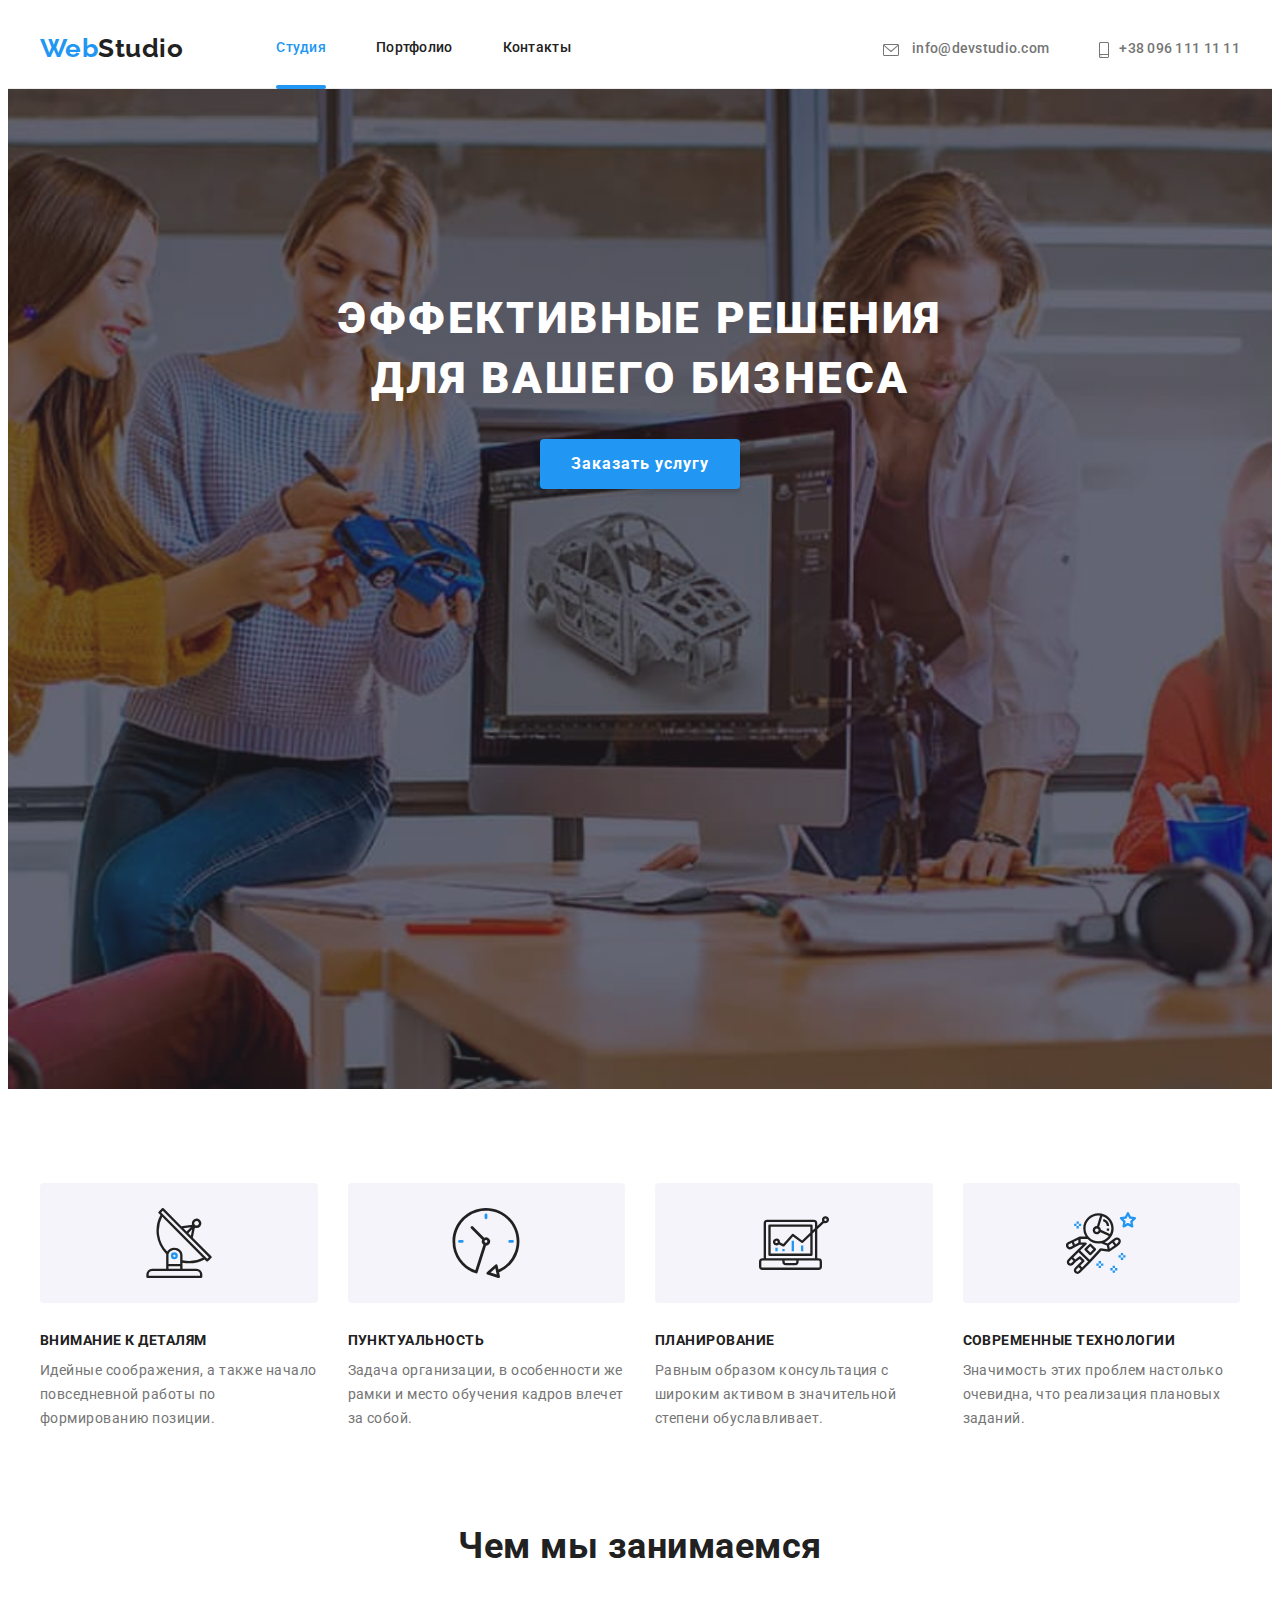
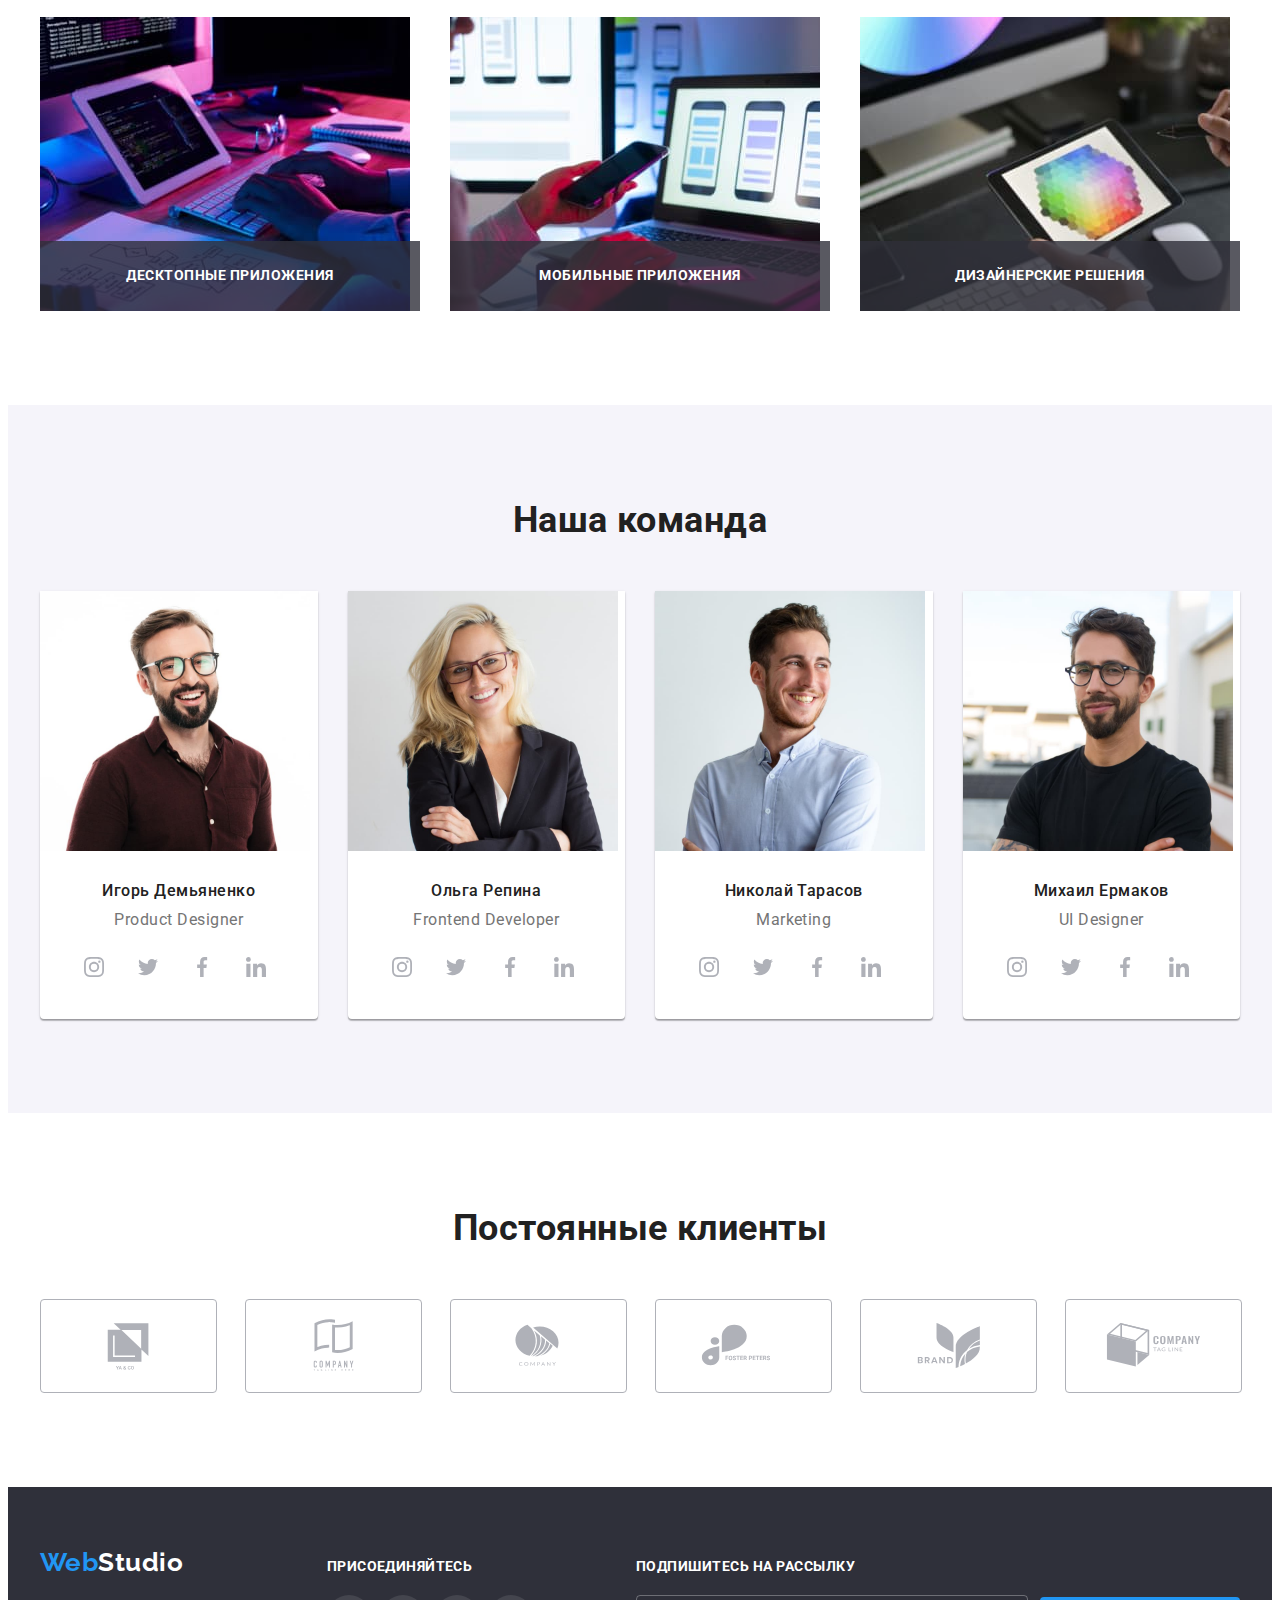
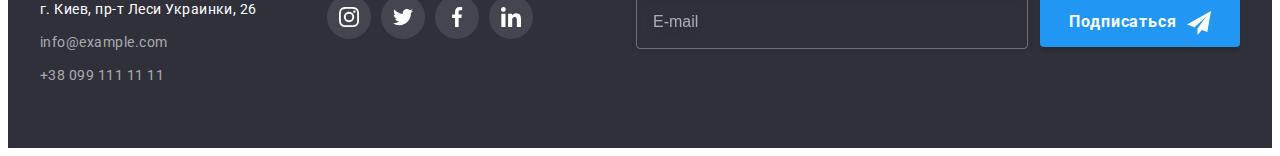
<file: index.html>
<!DOCTYPE html>
<html lang="ru">
  <head>
    <meta charset="UTF-8" />
    <meta name="description" content="Вебстудия, г. Киев" />
    <meta http-equiv="X-UA-Compatible" content="IE=edge" />
    <meta name="viewport" content="width=device-width, initial-scale=1.0" />
    <link
      href="https://fonts.googleapis.com/css2?family=Raleway:wght@700&family=Roboto:wght@400;500;700;900&display=swap"
      rel="stylesheet"
    />
    <link
      rel="stylesheet"
      href="https://cdnjs.cloudflare.com/ajax/libs/modern-normalize/1.1.0/modern-normalize.min.css"
      integrity="sha512-wpPYUAdjBVSE4KJnH1VR1HeZfpl1ub8YT/NKx4PuQ5NmX2tKuGu6U/JRp5y+Y8XG2tV+wKQpNHVUX03MfMFn9Q=="
      crossorigin="anonymous"
      referrerpolicy="no-referrer"
    />
    <link rel="stylesheet" href="./css/styles.css" />
    <title>Студия</title>
  </head>
  <body>
    <header class="page-header-border">
      <div class="page-header container">
        <nav class="site-nav">
          <a class="logo" href="./index.html" title="На главную" lang="en"
            ><span class="logo accent">Web</span>Studio</a
          >
          <ul class="site-nav-links list">
            <li class="item"><a class="site-nav-link current" href="./index.html">Студия</a></li>
            <li class="item"><a class="site-nav-link" href="./portfolio.html">Портфолио</a></li>
            <li class="item"><a class="site-nav-link" href="">Контакты</a></li>
          </ul>
        </nav>
        <ul class="contacts-header list">
          <li class="item">
            <a class="contacts-header-link" href="mailto:info@devstudio.com">
              <svg class="icon-contacts" width="16" height="12">
                <use href="./images/icons.svg#icon-envelope"></use>
              </svg>
              info@devstudio.com</a
            >
          </li>
          <li class="item">
            <a class="contacts-header-link" href="tel:+380961111111">
              <svg class="icon-contacts" width="10" height="16">
                <use href="./images/icons.svg#icon-smartphone"></use></svg
              >+38 096 111 11 11</a
            >
          </li>
        </ul>
      </div>
    </header>

    <main>
      <!-- hero section -->

      <section class="hero">
        <div class="container">
          <h1 class="hero-title">Эффективные решения<br />для вашего бизнеса</h1>
          <button class="blue-button" type="button" data-modal-open>Заказать услугу</button>
        </div>
      </section>

      <!-- modal form -->
      <div class="modal-backdrop is-hidden" data-modal>
        <div class="modal-form-container">
          <button class="close-button" title="Закрыть форму" data-modal-close>
            <svg class="icon-close" width="11" height="11">
              <use href="./images/icons.svg#icon-close"></use>
            </svg>
          </button>
          <p class="modal-form-title">Оставьте свои данные, мы вам перезвоним</p>
          <form class="modal-form" name="modal-form">
            <div class="modal-form-field">
              <label class="modal-form-label" for="user-name">Имя</label>
              <input
                class="modal-form-input"
                type="text"
                name="user-name"
                id="user-name"
                autocomplete="name"
              />
              <svg class="icon-form" width="18" height="18">
                <use href="./images/icons.svg#icon-person"></use>
              </svg>
            </div>
            <div class="modal-form-field">
              <label class="modal-form-label" for="user-tel">Телефон</label>
              <input
                class="modal-form-input"
                type="tel"
                name="user-tel"
                id="user-tel"
                autocomplete="tel"
              />
              <svg class="icon-form" width="18" height="18">
                <use href="./images/icons.svg#icon-phone"></use>
              </svg>
            </div>
            <div class="modal-form-field">
              <label class="modal-form-label" for="user-email">Почта</label>
              <input
                class="modal-form-input"
                type="email"
                name="user-email"
                id="user-email"
                autocomplete="email"
              />
              <svg class="icon-form" width="18" height="18">
                <use href="./images/icons.svg#icon-email"></use>
              </svg>
            </div>
            <div class="modal-form-field textarea">
              <label class="modal-form-label" for="user-comment">Комментарий</label>
              <textarea
                class="modal-form-input modal-form-input-text"
                name="user-comment"
                id="user-comment"
                autocomplete="off"
                placeholder="Введите текст"
              ></textarea>
            </div>
            <div class="modal-form-field agreement">
              <label class="modal-form-label-agreement">
                <input
                  class="modal-form-input-checkbox hidden"
                  type="checkbox"
                  name="user-agreement"
                />
                <span class="checkbox-icon">
                  <svg class="icon-checked" width="13" height="10">
                    <use href="./images/icons.svg#icon-checked"></use></svg></span
                >Соглашаюсь с рассылкой и принимаю<a class="agreement-link" target="blank" href="#">
                  Условия договора</a
                >
              </label>
            </div>
            <button class="blue-button" type="submit">Отправить</button>
          </form>
        </div>
      </div>

      <!-- features section -->

      <section class="section">
        <div class="container">
          <ul class="features-cards list">
            <li class="features-card">
              <div class="icon-features-block">
                <svg width="70" height="70">
                  <use href="./images/icons.svg#icon-antenna"></use>
                </svg>
              </div>
              <h3 class="features-title">Внимание к деталям</h3>
              <p class="features-text">
                Идейные соображения, а также начало повседневной работы по формированию позиции.
              </p>
            </li>
            <li class="features-card">
              <div class="icon-features-block">
                <svg width="70" height="70">
                  <use href="./images/icons.svg#icon-clock"></use>
                </svg>
              </div>
              <h3 class="features-title">Пунктуальность</h3>
              <p class="features-text">
                Задача организации, в особенности же рамки и место обучения кадров влечет за собой.
              </p>
            </li>
            <li class="features-card">
              <div class="icon-features-block">
                <svg width="70" height="70">
                  <use href="./images/icons.svg#icon-diagram"></use>
                </svg>
              </div>
              <h3 class="features-title">Планирование</h3>
              <p class="features-text">
                Равным образом консультация с широким активом в значительной степени обуславливает.
              </p>
            </li>
            <li class="features-card">
              <div class="icon-features-block">
                <svg width="70" height="70">
                  <use href="./images/icons.svg#icon-astronaut"></use>
                </svg>
              </div>
              <h3 class="features-title">Современные технологии</h3>
              <p class="features-text">
                Значимость этих проблем настолько очевидна, что реализация плановых заданий.
              </p>
            </li>
          </ul>
        </div>
      </section>

      <!-- specialisation section -->

      <section class="section no-padding-top">
        <div class="container">
          <h2 class="section-title">Чем мы занимаемся</h2>
          <ul class="specialisation-list list">
            <li class="item">
              <img
                src="./images/specialisation_01.jpg"
                alt="монитор, клавиатура и планшет на столе"
                width="370"
                height="294"
              />
              <div class="specialisation-text-container">
                <p class="specialisation-text">Десктопные приложения</p>
              </div>
            </li>
            <li class="item">
              <img
                src="./images/specialisation_02.jpg"
                alt="монитор, ноутбук и смартфон на столе"
                width="370"
              />
              <div class="specialisation-text-container">
                <p class="specialisation-text">Мобильные приложения</p>
              </div>
            </li>
            <li class="item">
              <img
                src="./images/specialisation_03.jpg"
                alt="монитор, клавиатура на столе и планшет в руках"
                width="370"
              />
              <div class="specialisation-text-container">
                <p class="specialisation-text">Дизайнерские решения</p>
              </div>
            </li>
          </ul>
        </div>
      </section>

      <!-- our team section -->

      <section class="section team">
        <div class="container">
          <h2 class="section-title">Наша команда</h2>
          <ul class="team-cards list">
            <li class="team-card">
              <img
                src="./images/team_demyanenko.jpg"
                alt="Игорь Демьяненко"
                width="270"
                height="260"
              />
              <div class="team-card-content">
                <h3 class="team-member-title">Игорь Демьяненко</h3>
                <p class="team-text" lang="en">Product Designer</p>
                <ul class="social-links-list list">
                  <li class="item">
                    <a href="#" class="social-links" aria-label="Instagram">
                      <svg class="icon-social" width="20" height="20">
                        <use href="./images/icons.svg#icon-instagram"></use>
                      </svg>
                    </a>
                  </li>
                  <li class="item">
                    <a href="#" class="social-links" aria-label="Twitter">
                      <svg class="icon-social" width="20" height="20">
                        <use href="./images/icons.svg#icon-twitter"></use>
                      </svg>
                    </a>
                  </li>
                  <li class="item">
                    <a href="#" class="social-links" aria-label="Facebook">
                      <svg class="icon-social" width="20" height="20">
                        <use href="./images/icons.svg#icon-facebook"></use>
                      </svg>
                    </a>
                  </li>
                  <li class="item">
                    <a href="#" class="social-links" aria-label="LinkedIn">
                      <svg class="icon-social" width="20" height="20">
                        <use href="./images/icons.svg#icon-linkedin"></use>
                      </svg>
                    </a>
                  </li>
                </ul>
              </div>
            </li>
            <li class="team-card">
              <img src="./images/team_repina.jpg" alt="Ольга Репина" width="270" height="260" />
              <div class="team-card-content">
                <h3 class="team-member-title">Ольга Репина</h3>
                <p class="team-text" lang="en">Frontend Developer</p>
                <ul class="social-links-list list">
                  <li class="item">
                    <a href="#" class="social-links" aria-label="Instagram">
                      <svg class="icon-social" width="20" height="20">
                        <use href="./images/icons.svg#icon-instagram"></use>
                      </svg>
                    </a>
                  </li>
                  <li class="item">
                    <a href="#" class="social-links" aria-label="Twitter">
                      <svg class="icon-social" width="20" height="20">
                        <use href="./images/icons.svg#icon-twitter"></use>
                      </svg>
                    </a>
                  </li>
                  <li class="item">
                    <a href="#" class="social-links" aria-label="Facebook">
                      <svg class="icon-social" width="20" height="20">
                        <use href="./images/icons.svg#icon-facebook"></use>
                      </svg>
                    </a>
                  </li>
                  <li class="item">
                    <a href="#" class="social-links" aria-label="LinkedIn">
                      <svg class="icon-social" width="20" height="20">
                        <use href="./images/icons.svg#icon-linkedin"></use>
                      </svg>
                    </a>
                  </li>
                </ul>
              </div>
            </li>
            <li class="team-card">
              <img src="./images/team_tarasov.jpg" alt="Николай Тарасов" width="270" height="260" />
              <div class="team-card-content">
                <h3 class="team-member-title">Николай Тарасов</h3>
                <p class="team-text" lang="en">Marketing</p>
                <ul class="social-links-list list">
                  <li class="item">
                    <a href="#" class="social-links" aria-label="Instagram">
                      <svg class="icon-social" width="20" height="20">
                        <use href="./images/icons.svg#icon-instagram"></use>
                      </svg>
                    </a>
                  </li>
                  <li class="item">
                    <a href="#" class="social-links" aria-label="Twitter">
                      <svg class="icon-social" width="20" height="20">
                        <use href="./images/icons.svg#icon-twitter"></use>
                      </svg>
                    </a>
                  </li>
                  <li class="item">
                    <a href="#" class="social-links" aria-label="Facebook">
                      <svg class="icon-social" width="20" height="20">
                        <use href="./images/icons.svg#icon-facebook"></use>
                      </svg>
                    </a>
                  </li>
                  <li class="item">
                    <a href="#" class="social-links" aria-label="LinkedIn">
                      <svg class="icon-social" width="20" height="20">
                        <use href="./images/icons.svg#icon-linkedin"></use>
                      </svg>
                    </a>
                  </li>
                </ul>
              </div>
            </li>
            <li class="team-card">
              <img src="./images/team_yermakov.jpg" alt="Михаил Ермаков" width="270" height="260" />
              <div class="team-card-content">
                <h3 class="team-member-title">Михаил Ермаков</h3>
                <p class="team-text" lang="en">UI Designer</p>
                <ul class="social-links-list list">
                  <li class="item">
                    <a href="#" class="social-links" aria-label="Instagram">
                      <svg class="icon-social" width="20" height="20">
                        <use href="./images/icons.svg#icon-instagram"></use>
                      </svg>
                    </a>
                  </li>
                  <li class="item">
                    <a href="#" class="social-links" aria-label="Twitter">
                      <svg class="icon-social" width="20" height="20">
                        <use href="./images/icons.svg#icon-twitter"></use>
                      </svg>
                    </a>
                  </li>
                  <li class="item">
                    <a href="#" class="social-links" aria-label="Facebook">
                      <svg class="icon-social" width="20" height="20">
                        <use href="./images/icons.svg#icon-facebook"></use>
                      </svg>
                    </a>
                  </li>
                  <li class="item">
                    <a href="#" class="social-links" aria-label="LinkedIn">
                      <svg class="icon-social" width="20" height="20">
                        <use href="./images/icons.svg#icon-linkedin"></use>
                      </svg>
                    </a>
                  </li>
                </ul>
              </div>
            </li>
          </ul>
        </div>
      </section>

      <!-- clients -->

      <section class="section">
        <div class="container">
          <h2 class="section-title">Постоянные клиенты</h2>
          <ul class="clients list">
            <li class="item">
              <a href="#" class="clients-link" aria-label="Клиент 1">
                <svg class="icon-clients" width="106" height="60">
                  <use href="./images/icons.svg#icon-client-1"></use>
                </svg>
              </a>
            </li>
            <li class="item">
              <a href="#" class="clients-link" aria-label="Клиент 2">
                <svg class="icon-clients" width="106" height="60">
                  <use href="./images/icons.svg#icon-client-2"></use>
                </svg>
              </a>
            </li>
            <li class="item">
              <a href="#" class="clients-link" aria-label="Клиент 3">
                <svg class="icon-clients" width="106" height="60">
                  <use href="./images/icons.svg#icon-client-3"></use></svg
              ></a>
            </li>
            <li class="item">
              <a href="#" class="clients-link" aria-label="Клиент 4">
                <svg class="icon-clients" width="106" height="60">
                  <use href="./images/icons.svg#icon-client-4"></use>
                </svg>
              </a>
            </li>
            <li class="item">
              <a href="#" class="clients-link" aria-label="Клиент 5">
                <svg class="icon-clients" width="106" height="60">
                  <use href="./images/icons.svg#icon-client-5"></use>
                </svg>
              </a>
            </li>
            <li class="item">
              <a href="#" class="clients-link" aria-label="Клиент 6">
                <svg class="icon-clients" width="106" height="60">
                  <use href="./images/icons.svg#icon-client-6"></use>
                </svg>
              </a>
            </li>
          </ul>
        </div>
      </section>
    </main>

    <footer class="page-footer">
      <div class="container footer">
        <div>
          <a class="logo white" href="./index.html" title="На главную" lang="en"
            ><span class="logo accent">Web</span>Studio</a
          >
          <address>
            <ul class="list">
              <li class="footer-address">
                <a class="postal-address" href="">г. Киев, пр-т Леси Украинки, 26</a>
              </li>
              <li class="footer-address">
                <a class="contacts-footer" href="mailto:info@example.com">info@example.com</a>
              </li>
              <li class="footer-address">
                <a class="contacts-footer" href="tel:+380991111111">+38 099 111 11 11</a>
              </li>
            </ul>
          </address>
        </div>
        <div class="footer-social">
          <p class="footer-social-title">присоединяйтесь</p>
          <ul class="social-links-list list">
            <li class="item">
              <a href="#" class="social-links transparent-background" aria-label="Instagram">
                <svg class="icon-social" width="20" height="20">
                  <use href="./images/icons.svg#icon-instagram"></use>
                </svg>
              </a>
            </li>
            <li class="item">
              <a href="#" class="social-links transparent-background" aria-label="Twitter">
                <svg class="icon-social" width="20" height="20">
                  <use href="./images/icons.svg#icon-twitter"></use>
                </svg>
              </a>
            </li>
            <li class="item">
              <a href="#" class="social-links transparent-background" aria-label="Facebook">
                <svg class="icon-social" width="20" height="20">
                  <use href="./images/icons.svg#icon-facebook"></use>
                </svg>
              </a>
            </li>
            <li class="item">
              <a href="#" class="social-links transparent-background" aria-label="LinkedIn">
                <svg class="icon-social" width="20" height="20">
                  <use href="./images/icons.svg#icon-linkedin"></use>
                </svg>
              </a>
            </li>
          </ul>
        </div>
        <div class="email-subscription-container">
          <p class="email-subscription-title">Подпишитесь на рассылку</p>
          <form class="form-email-subscription-input" name="form-email-input">
            <label for="subscription-email"></label>
            <input
              class="email-subscription-input"
              name="email-subscription-input"
              type="email"
              placeholder="E-mail"
              id="subscription-email"
              autocomplete="email"
            />
            <button class="blue-button" type="submit">
              Подписаться<span class="subscription-icon-container">
                <svg class="subscription-icon" width="24" height="24">
                  <use href="./images/icons.svg#icon-send"></use>
                </svg>
              </span>
            </button>
          </form>
        </div>
      </div>
    </footer>

    <!-- modal script link -->

    <script src="./js/modal.js"></script>
  </body>
</html>
</file>
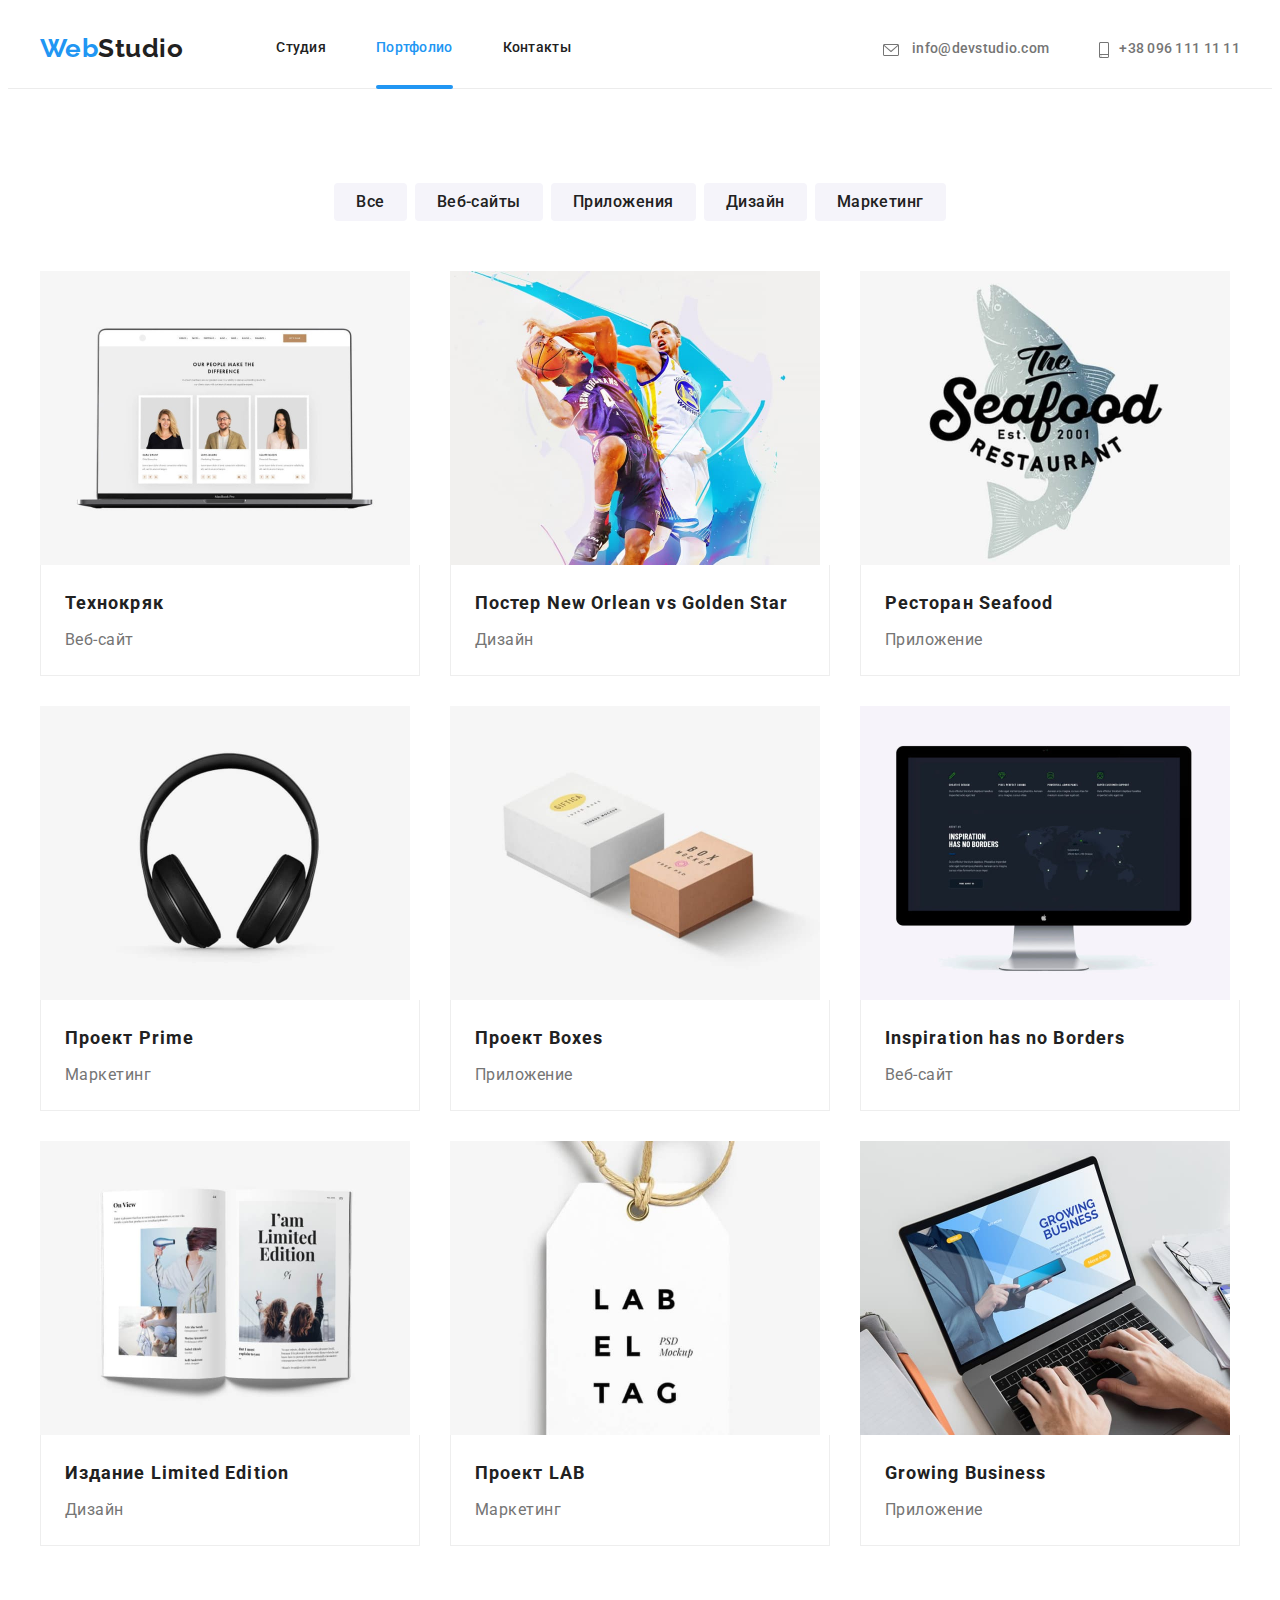
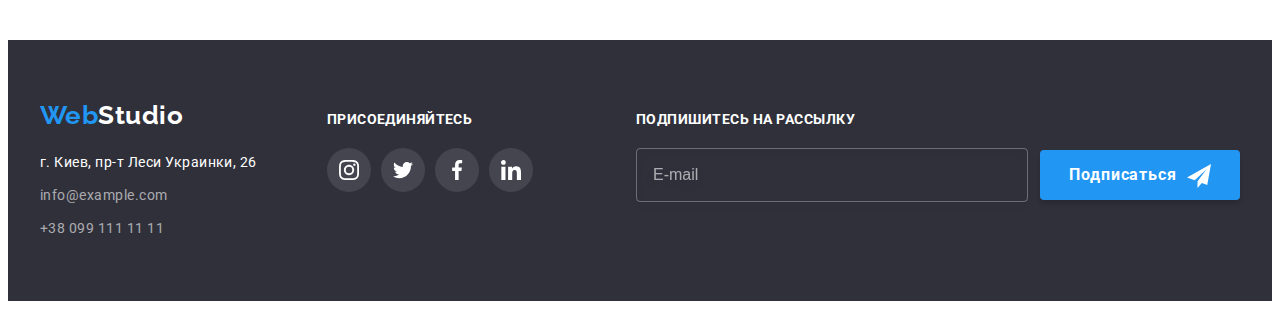
<file: portfolio.html>
<!DOCTYPE html>
<html lang="ru">
  <head>
    <meta charset="UTF-8" />
    <meta name="description" content="Портфолио вебстудии" />
    <meta http-equiv="X-UA-Compatible" content="IE=edge" />
    <meta name="viewport" content="width=device-width, initial-scale=1.0" />
    <link
      href="https://fonts.googleapis.com/css2?family=Raleway:wght@700&family=Roboto:wght@400;500;700;900&display=swap"
      rel="stylesheet"
    />
    <link
      rel="stylesheet"
      href="https://cdnjs.cloudflare.com/ajax/libs/modern-normalize/1.1.0/modern-normalize.min.css"
      integrity="sha512-wpPYUAdjBVSE4KJnH1VR1HeZfpl1ub8YT/NKx4PuQ5NmX2tKuGu6U/JRp5y+Y8XG2tV+wKQpNHVUX03MfMFn9Q=="
      crossorigin="anonymous"
      referrerpolicy="no-referrer"
    />
    <link rel="stylesheet" href="./css/styles.css" />
    <title>Портфолио</title>
  </head>
  <body>
    <header class="page-header-border">
      <div class="page-header container">
        <nav class="site-nav">
          <a class="logo" href="./index.html" title="На главную" lang="en"
            ><span class="logo accent">Web</span>Studio</a
          >
          <ul class="site-nav-links list">
            <li class="item"><a class="site-nav-link" href="./index.html">Студия</a></li>
            <li class="item">
              <a class="site-nav-link current" href="./portfolio.html">Портфолио</a>
            </li>
            <li class="item"><a class="site-nav-link" href="">Контакты</a></li>
          </ul>
        </nav>
        <ul class="contacts-header list">
          <li class="item">
            <a class="contacts-header-link" href="mailto:info@devstudio.com">
              <svg class="icon-contacts" width="16" height="12">
                <use href="./images/icons.svg#icon-envelope"></use>
              </svg>
              info@devstudio.com</a
            >
          </li>
          <li class="item">
            <a class="contacts-header-link" href="tel:+380961111111">
              <svg class="icon-contacts" width="10" height="16">
                <use href="./images/icons.svg#icon-smartphone"></use></svg
              >+38 096 111 11 11</a
            >
          </li>
        </ul>
      </div>
    </header>

    <main>
      <!-- work examples section-->

      <section class="section">
        <div class="container">
          <!-- Filter Buttons -->
          <ul class="filter-buttons list">
            <li class="item"><button class="filter-button" type="button">Все</button></li>
            <li class="item"><button class="filter-button" type="button">Веб-сайты</button></li>
            <li class="item"><button class="filter-button" type="button">Приложения</button></li>
            <li class="item"><button class="filter-button" type="button">Дизайн</button></li>
            <li class="item"><button class="filter-button" type="button">Маркетинг</button></li>
          </ul>

          <ul class="examples-cards list">
            <li class="examples-card">
              <a class="examples-link" href="">
                <div class="overlay-container">
                  <div class="overlay">
                    <p class="overlay-description">
                      Технокряк это современная площадка распространения коронавируса. Компании
                      используют эту платформу для цифрового шпионажа и атак на защищённые сервера
                      конкурентов.
                    </p>
                  </div>
                  <img
                    src="./images/portfolio_001.jpg"
                    alt="Веб-сайт на экране ноутбука"
                    width="370"
                    height="294"
                  />
                </div>
                <div class="examples-card-content">
                  <h2 class="examples-title">Технокряк</h2>
                  <p class="examples-text">Веб-сайт</p>
                </div>
              </a>
            </li>
            <li class="examples-card">
              <a class="examples-link" href="">
                <div class="overlay-container">
                  <div class="overlay">
                    <p class="overlay-description">
                      Технокряк это современная площадка распространения коронавируса. Компании
                      используют эту платформу для цифрового шпионажа и атак на защищённые сервера
                      конкурентов.
                    </p>
                  </div>
                  <img
                    src="./images/portfolio_002.jpg"
                    alt="Постер с двумя баскетболистами и мячом"
                    width="370"
                    height="294"
                  />
                </div>
                <div class="examples-card-content">
                  <h2 class="examples-title">Постер New Orlean vs Golden Star</h2>
                  <p class="examples-text">Дизайн</p>
                </div>
              </a>
            </li>
            <li class="examples-card">
              <a class="examples-link" href="">
                <div class="overlay-container">
                  <div class="overlay">
                    <p class="overlay-description">
                      Технокряк это современная площадка распространения коронавируса. Компании
                      используют эту платформу для цифрового шпионажа и атак на защищённые сервера
                      конкурентов.
                    </p>
                  </div>
                  <img
                    src="./images/portfolio_003.jpg"
                    alt="Логотип ресторана на фоне изображения рыбы"
                    width="370"
                    height="294"
                  />
                </div>
                <div class="examples-card-content">
                  <h2 class="examples-title">Ресторан Seafood</h2>
                  <p class="examples-text">Приложение</p>
                </div>
              </a>
            </li>
            <li class="examples-card">
              <a class="examples-link" href="">
                <div class="overlay-container">
                  <div class="overlay">
                    <p class="overlay-description">
                      Технокряк это современная площадка распространения коронавируса. Компании
                      используют эту платформу для цифрового шпионажа и атак на защищённые сервера
                      конкурентов.
                    </p>
                  </div>
                  <img
                    src="./images/portfolio_004.jpg"
                    alt="Большие чёрные наушники"
                    width="370"
                    height="294"
                  />
                </div>
                <div class="examples-card-content">
                  <h2 class="examples-title">Проект Prime</h2>
                  <p class="examples-text">Маркетинг</p>
                </div>
              </a>
            </li>
            <li class="examples-card">
              <a class="examples-link" href="">
                <div class="overlay-container">
                  <div class="overlay">
                    <p class="overlay-description">
                      Технокряк это современная площадка распространения коронавируса. Компании
                      используют эту платформу для цифрового шпионажа и атак на защищённые сервера
                      конкурентов.
                    </p>
                  </div>
                  <img
                    src="./images/portfolio_005.jpg"
                    alt="Две коробки - белая и коричневая"
                    width="370"
                    height="294"
                  />
                </div>
                <div class="examples-card-content">
                  <h2 class="examples-title">Проект Boxes</h2>
                  <p class="examples-text">Приложение</p>
                </div>
              </a>
            </li>
            <li class="examples-card">
              <a class="examples-link" href="">
                <div class="overlay-container">
                  <div class="overlay">
                    <p class="overlay-description">
                      Технокряк это современная площадка распространения коронавируса. Компании
                      используют эту платформу для цифрового шпионажа и атак на защищённые сервера
                      конкурентов.
                    </p>
                  </div>
                  <img
                    src="./images/portfolio_006.jpg"
                    alt="Веб-сайт на экране монитора"
                    width="370"
                    height="294"
                  />
                </div>
                <div class="examples-card-content">
                  <h2 class="examples-title">Inspiration has no Borders</h2>
                  <p class="examples-text">Веб-сайт</p>
                </div>
              </a>
            </li>
            <li class="examples-card">
              <a class="examples-link" href="">
                <div class="overlay-container">
                  <div class="overlay">
                    <p class="overlay-description">
                      Технокряк это современная площадка распространения коронавируса. Компании
                      используют эту платформу для цифрового шпионажа и атак на защищённые сервера
                      конкурентов.
                    </p>
                  </div>
                  <img
                    src="./images/portfolio_007.jpg"
                    alt="Раскрытая книга с картинками"
                    width="370"
                    height="294"
                  />
                </div>
                <div class="examples-card-content">
                  <h2 class="examples-title">Издание Limited Edition</h2>
                  <p class="examples-text">Дизайн</p>
                </div>
              </a>
            </li>
            <li class="examples-card">
              <a class="examples-link" href="">
                <div class="overlay-container">
                  <div class="overlay">
                    <p class="overlay-description">
                      Технокряк это современная площадка распространения коронавируса. Компании
                      используют эту платформу для цифрового шпионажа и атак на защищённые сервера
                      конкурентов.
                    </p>
                  </div>
                  <img
                    src="./images/portfolio_008.jpg"
                    alt="Картонная бирка"
                    width="370"
                    height="294"
                  />
                </div>
                <div class="examples-card-content">
                  <h2 class="examples-title">Проект LAB</h2>
                  <p class="examples-text">Маркетинг</p>
                </div>
              </a>
            </li>
            <li class="examples-card">
              <a class="examples-link" href="">
                <div class="overlay-container">
                  <div class="overlay">
                    <p class="overlay-description">
                      Технокряк это современная площадка распространения коронавируса. Компании
                      используют эту платформу для цифрового шпионажа и атак на защищённые сервера
                      конкурентов.
                    </p>
                  </div>
                  <img
                    src="./images/portfolio_009.jpg"
                    alt="Ноутбук с веб-сайтои на экране"
                    width="370"
                    height="294"
                  />
                </div>
                <div class="examples-card-content">
                  <h2 class="examples-title">Growing Business</h2>
                  <p class="examples-text">Приложение</p>
                </div>
              </a>
            </li>
          </ul>
        </div>
      </section>
    </main>

    <footer class="page-footer">
      <div class="container footer">
        <div>
          <a class="logo white" href="./index.html" title="На главную" lang="en"
            ><span class="logo accent">Web</span>Studio</a
          >
          <address>
            <ul class="list">
              <li class="footer-address">
                <a class="postal-address" href="">г. Киев, пр-т Леси Украинки, 26</a>
              </li>
              <li class="footer-address">
                <a class="contacts-footer" href="mailto:info@example.com">info@example.com</a>
              </li>
              <li class="footer-address">
                <a class="contacts-footer" href="tel:+380991111111">+38 099 111 11 11</a>
              </li>
            </ul>
          </address>
        </div>
        <div class="footer-social">
          <p class="footer-social-title">присоединяйтесь</p>
          <ul class="social-links-list list">
            <li class="item">
              <a href="#" class="social-links transparent-background" aria-label="Instagram">
                <svg class="icon-social" width="20" height="20">
                  <use href="./images/icons.svg#icon-instagram"></use>
                </svg>
              </a>
            </li>
            <li class="item">
              <a href="#" class="social-links transparent-background" aria-label="Twitter">
                <svg class="icon-social" width="20" height="20">
                  <use href="./images/icons.svg#icon-twitter"></use>
                </svg>
              </a>
            </li>
            <li class="item">
              <a href="#" class="social-links transparent-background" aria-label="Facebook">
                <svg class="icon-social" width="20" height="20">
                  <use href="./images/icons.svg#icon-facebook"></use>
                </svg>
              </a>
            </li>
            <li class="item">
              <a href="#" class="social-links transparent-background" aria-label="LinkedIn">
                <svg class="icon-social" width="20" height="20">
                  <use href="./images/icons.svg#icon-linkedin"></use>
                </svg>
              </a>
            </li>
          </ul>
        </div>
        <div class="email-subscription-container">
          <p class="email-subscription-title">Подпишитесь на рассылку</p>
          <form class="form-email-subscription-input" name="form-email-input">
            <label for="subscription-email"></label>
            <input
              class="email-subscription-input"
              name="email-subscription-input"
              type="email"
              placeholder="E-mail"
              id="subscription-email"
              autocomplete="email"
            />
            <button class="blue-button" type="submit">
              Подписаться<span class="subscription-icon-container">
                <svg class="subscription-icon" width="24" height="24">
                  <use href="./images/icons.svg#icon-send"></use>
                </svg>
              </span>
            </button>
          </form>
        </div>
      </div>
    </footer>
  </body>
</html>
</file>
<file: css/styles.css>
:root {
  --white-color: #ffffff;
  --white-semitransparent-color: rgba(255, 255, 255, 0.6);
  --secondary-background-color: #f5f4fa;
  --dark-background-color: #2f303a;
  --primary-text-color: #757575;
  --title-text-color: #212121;
  --accent-color: #2196f3;
  --cards-gap: 30px;
  --icon-grey: #afb1b8;
  --transition-duration: 250ms;
  --transition-timing: cubic-bezier(0.4, 0, 0.2, 1);
}

body {
  background-color: var(--white-color);
  color: var(--primary-text-color);
  font-family: 'Roboto', sans-serif;
  letter-spacing: 0.03em;
}

/* utilities */
h1,
h2,
h3,
h4,
h5,
h6,
p {
  margin: 0;
}
img {
  display: block;
  max-width: 100%;
  height: auto;
}
.list {
  padding: 0;
  margin: 0;

  list-style: none;
}
.container {
  width: 1200px;
  margin-top: 0;
  margin-bottom: 0;
  margin-left: auto;
  margin-right: auto;
  padding: 0 15px;

  /* outline: 1px solid tomato; */
}

.section {
  padding-top: 94px;
  padding-bottom: 94px;
}

.no-padding-top {
  padding-top: 0;
}

.section-title {
  color: var(--title-text-color);
  margin-bottom: 50px;

  font-weight: 700;
  font-size: 36px;
  line-height: 1.17;
  text-align: center;
}

/* logo */
.logo {
  display: inline-block;
  margin-top: 0;
  margin-bottom: 0;

  color: var(--title-text-color);
  font-family: 'Raleway', sans-serif;
  font-weight: 700;
  font-size: 26px;
  line-height: 1.19;

  text-decoration: none;
}
.logo:focus {
  outline: var(--accent-color) solid 1px;
}

.white {
  margin-bottom: 20px;

  color: var(--white-color);
}
.accent {
  color: var(--accent-color);
}

/* header */
.page-header {
  display: flex;
  align-items: center;
}
.page-header-border {
  border-bottom: 1px solid #ececec;
}

/* site navigation */

.site-nav {
  display: flex;
  align-items: center;
}
.site-nav-links {
  display: flex;
}

.site-nav-link {
  position: relative;
  display: block;
  padding-top: 32px;
  padding-bottom: 32px;

  color: var(--title-text-color);
  font-weight: 500;
  font-size: 14px;
  line-height: 1.14;
  letter-spacing: 0.02em;

  text-decoration: none;

  transition-property: color;
  transition-duration: var(--transition-duration);
  transition-timing-function: var(--transition-timing);
}
.site-nav-links > .item:first-child {
  margin-left: 93px;
}
.site-nav-links > .item:not(:last-child) {
  margin-right: 50px;
}
.site-nav-link.current::after {
  content: '';
  width: 100%;
  height: 4px;
  position: absolute;
  bottom: -1px;
  left: 0;

  background-color: var(--accent-color);
  border-radius: 2px;
}
.site-nav-link:hover,
.site-nav-link:focus,
.site-nav-link.current {
  color: var(--accent-color);
  outline: none;
}

/* contacts */

.contacts-header {
  display: flex;
  align-items: center;
  margin-left: auto;
}
.contacts-header > .item:not(:last-child) {
  margin-right: 50px;
}
.contacts-header-link,
.contacts-header-link:visited {
  color: var(--primary-text-color);

  font-weight: 500;
  font-size: 14px;
  line-height: 1.14;
  letter-spacing: 0.02em;

  text-decoration: none;

  transition-property: color;
  transition-duration: var(--transition-duration);
  transition-timing-function: var(--transition-timing);
}
.icon-contacts {
  vertical-align: middle;
  margin-right: 10px;
  fill: currentColor;
}

.contacts-footer,
.contacts-footer:visited {
  margin-top: 0;
  margin-bottom: 0;
  color: var(--white-semitransparent-color);

  font-style: normal;
  font-size: 14px;
  line-height: 1.71;

  text-decoration: none;

  transition-property: color;
  transition-duration: var(--transition-duration);
  transition-timing-function: var(--transition-timing);
}
.contacts-header-link:hover,
.contacts-header-link:focus,
.contacts-footer:hover,
.contacts-footer:focus {
  color: var(--accent-color);
  outline: none;
}
.postal-address,
.postal-address:visited {
  color: var(--white-color);
  font-style: normal;
  font-size: 14px;
  line-height: 1.71;
  text-decoration: none;
}
.postal-address:focus {
  outline: var(--accent-color) solid 1px;
}

/* hero section */
.hero {
  padding-top: 200px;
  padding-bottom: 200px;
  height: 600px;
  max-width: 1600px;
  margin-left: auto;
  margin-right: auto;

  background-color: #c4c4c4;
  background-image: linear-gradient(to right, rgba(47, 48, 58, 0.4), rgba(47, 48, 58, 0.4)),
    url('../images/hero-background.jpg');
  background-position: center;
  background-size: cover;
  background-repeat: no-repeat;

  text-align: center;
}
.hero-title {
  margin-bottom: 30px;

  color: var(--white-color);
  font-weight: 900;
  font-size: 44px;
  line-height: 1.36;
  text-align: center;
  letter-spacing: 0.06em;
  text-transform: uppercase;
}
.blue-button {
  display: block;
  min-width: 200px;
  min-height: 50px;
  padding-top: 10px;
  padding-bottom: 10px;
  margin-top: 0;
  margin-left: auto;
  margin-right: auto;
  margin-bottom: 0;

  cursor: pointer;
  border: 1px transparent;
  border-radius: 4px;
  color: var(--white-color);
  background-color: var(--accent-color);
  box-shadow: 0px 4px 4px rgba(0, 0, 0, 0.15);

  font-family: inherit;
  font-weight: 700;
  font-size: 16px;
  line-height: 1.87;
  text-align: center;
  letter-spacing: 0.06em;
}
.blue-button:focus {
  outline: var(--white-color) solid 1px;
}

/* features section */
.features-cards {
  display: flex;
  align-items: flex-start;
}
.features-card {
  flex-basis: calc((100% - (var(--cards-gap) * 3)) / 4);
}
.icon-features-block {
  display: flex;
  justify-content: center;
  align-items: center;
  height: 120px;
  margin-bottom: 30px;

  background-color: var(--secondary-background-color);
  border-radius: 4px;
}
.features-card:not(:last-child) {
  margin-right: var(--cards-gap);
}
.features-title {
  margin-bottom: 10px;

  color: var(--title-text-color);
  font-weight: 700;
  font-size: 14px;
  line-height: 1.14;
  text-transform: uppercase;
}
.features-text {
  font-size: 14px;
  line-height: 1.71;
}

/* specialisation section */
.specialisation-list {
  display: flex;
}
.specialisation-list > .item {
  flex-basis: calc((100% - (var(--cards-gap) * 2)) / 3);
  position: relative;
}
.specialisation-list > .item:not(:last-child) {
  margin-right: var(--cards-gap);
}
.specialisation-text-container {
  display: flex;
  justify-content: center;
  align-items: center;
  position: absolute;
  bottom: 0;
  left: 0;
  width: 100%;
  height: 70px;

  background: rgba(47, 48, 58, 0.8);
}
.specialisation-text {
  font-weight: 700;
  font-size: 14px;
  line-height: 1.14;
  text-align: center;
  text-transform: uppercase;

  color: var(--white-color);
}

/* our team section */
.team {
  background-color: var(--secondary-background-color);
}
.team-cards {
  display: flex;
}
.team-card {
  flex-basis: calc((100% - (var(--cards-gap) * 3)) / 4);

  background-color: var(--white-color);

  border-bottom-left-radius: 4px;
  border-bottom-right-radius: 4px;
  box-shadow: 0px 1px 3px rgba(0, 0, 0, 0.12), 0px 1px 1px rgba(0, 0, 0, 0.14),
    0px 2px 1px rgba(0, 0, 0, 0.2);
}
.team-card:not(:last-child) {
  margin-right: var(--cards-gap);
}
.team-card-content {
  padding-top: 30px;
  padding-bottom: 30px;
  padding-left: 32px;
  padding-right: 32px;
}
.team-member-title {
  margin-bottom: 10px;

  color: var(--title-text-color);
  font-weight: 500;
  font-size: 16px;
  line-height: 1.19;
  text-align: center;
}
.team-text {
  margin-bottom: 16px;

  font-size: 16px;
  line-height: 1.19;
  text-align: center;
}
.social-links-list {
  display: flex;
  align-items: center;
}
.social-links-list > .item:not(:last-child) {
  margin-right: 10px;
}
.social-links {
  display: flex;
  justify-content: center;
  align-items: center;

  height: 44px;
  width: 44px;

  color: var(--icon-grey);
  border-radius: 50%;

  transition-property: color, background-color;
  transition-duration: var(--transition-duration);
  transition-timing-function: var(--transition-timing);
}
.icon-social {
  display: block;
  fill: currentColor;
}

.social-links:hover,
.social-links:focus {
  background-color: var(--accent-color);
  color: var(--white-color);
}
.social-links:focus {
  outline: none;
}

/* clients section */

.clients {
  display: flex;
  align-items: center;
}
.clients > .item {
  flex-basis: calc(100% - (5 * var(--cards-gap)) / 6);
}
.clients > .item:not(:last-child) {
  margin-right: var(--cards-gap);
}
.clients-link,
.clients-link:visited {
  display: flex;
  justify-content: center;
  align-items: center;
  width: 100%;
  height: 92px;

  color: var(--icon-grey);
  border: 1px solid var(--icon-grey);
  border-radius: 4px;
  text-decoration: none;

  transition-property: color, border-color;
  transition-duration: var(--transition-duration);
  transition-timing-function: var(--transition-timing);
}
.clients-link:hover,
.clients-link:focus {
  border-color: var(--accent-color);
  color: var(--accent-color);
}
.clients-link:focus {
  outline: var(--white-color) solid 1px;
}
.icon-clients {
  display: block;
  fill: currentColor;
}

/* modal form */
.modal-backdrop {
  position: fixed;
  top: 0;
  left: 0;
  width: 100vw;
  height: 100vh;

  visibility: visible;
  opacity: 1;
  background-color: rgba(0, 0, 0, 0.2);

  transition-property: opacity, visibility;
  transition-duration: var(--transition-duration);
  transition-timing-function: var(--transition-timing);
}
.modal-form-container {
  display: block;
  position: absolute;
  top: 50%;
  left: 50%;
  width: 528px;
  height: 581px;
  padding: 40px;

  background-color: var(--white-color);

  transform: translate(-50%, -50%) scale(1);
  transition-property: transform;
  transition-duration: var(--transition-duration);
  transition-timing-function: var(--transition-timing);
}
.close-button {
  display: flex;
  justify-content: center;
  align-items: center;
  position: absolute;
  top: 8px;
  right: 8px;
  width: 30px;
  height: 30px;
  padding: 0;

  border: 1px solid rgba(0, 0, 0, 0.1);
  border-radius: 50%;
  background-color: inherit;
  color: #000;

  transition-property: color, transform;
  transition-duration: var(--transition-duration);
  transition-timing-function: var(--transition-timing);
}
.icon-close {
  position: absolute;

  fill: currentColor;
}
.close-button:hover,
.close-button:focus {
  color: var(--accent-color);
  transform: rotateZ(360deg);
  outline: none;
}
.modal-backdrop.is-hidden {
  visibility: hidden;
  pointer-events: none;
  opacity: 0;
  border-radius: 0;
}
.modal-backdrop.is-hidden > .modal-form-container {
  transform: translate(-50%, -50%) scale(0);
}
.modal-form-title {
  margin-bottom: 12px;

  font-weight: 700;
  font-size: 20px;
  line-height: 1.15;
  text-align: center;

  color: var(--title-text-color);
}
.modal-form {
  display: block;
}
.modal-form-field {
  position: relative;
  display: block;
  margin-top: 0;
  margin-left: 0;
  margin-right: 0;
  margin-bottom: 10px;
}
.modal-form-field:focus-within > .modal-form-input,
.modal-form-field:focus-within > .icon-form {
  border-color: var(--accent-color);
  outline: none;
  fill: var(--accent-color);
}
.modal-form-field.textarea {
  margin-bottom: 20px;
}
.modal-form-field.agreement {
  display: block;
  margin-bottom: 30px;
  padding-left: 12px;
}
.modal-form-input {
  width: 100%;
  height: 40px;
  padding-left: 42px;
  padding-right: 12px;

  border: 1px solid rgba(33, 33, 33, 0.2);
  border-radius: 4px;

  transition-property: border-color;
  transition-duration: var(--transition-duration);
  transition-timing-function: var(--transition-timing);
}
.icon-form {
  position: absolute;
  bottom: 21px;
  left: 12px;

  fill: var(--title-text-color);

  transform: translateY(50%);
  transition-property: fill;
  transition-duration: var(--transition-duration);
  transition-timing-function: var(--transition-timing);
}
.modal-form-input-text {
  height: 120px;
  padding-top: 12px;
  padding-bottom: 12px;
  padding-left: 16px;
  padding-right: 16px;
  resize: none;
}
.modal-form-input-text::placeholder {
  color: rgba(117, 117, 117, 0.5);
}
.modal-form-label,
.modal-form-input-text::placeholder {
  font-size: 12px;
  line-height: 1.16;
  letter-spacing: 0.01em;
}
.modal-form-label {
  display: block;
  margin-bottom: 4px;
}
.modal-form-input-text::placeholder {
  color: rgba(117, 117, 117, 0.5);
}

.hidden {
  /* -moz-appearance: none;
  -webkit-appearance: none;
  appearance: none; */

  position: absolute;
  width: 1px;
  height: 1px;
  overflow: hidden;
  clip: rect(0 0 0 0);
}
.modal-form-label-agreement {
  display: inline-block;
  font-size: 14px;
  line-height: 1.71;
}
.checkbox-icon {
  display: inline-flex;
  justify-content: center;
  align-items: center;
  width: 16px;
  height: 15px;
  margin-right: 7px;

  border: 2px solid var(--title-text-color);
  border-radius: 2px;
  fill: transparent;
  stroke: transparent;

  transition-property: border-color background-color fill stroke;
  transition-duration: var(--transition-duration);
  transition-timing-function: var(--transition-timing);
}
.modal-form-input-checkbox:checked + .checkbox-icon {
  border-color: transparent;
  background-color: var(--accent-color);
  fill: var(--white-color);
  stroke: var(--white-color);
}
.modal-form-input-checkbox:focus + .checkbox-icon {
  outline: var(--accent-color) solid 1px;
}
.agreement-link,
.agreement-link:visited {
  color: var(--accent-color);
}

/* portfolio */
/* filter buttons */

.filter-buttons {
  display: flex;
  justify-content: center;
  margin-bottom: 50px;
}
.filter-button {
  min-height: 38px;
  padding-top: 6px;
  padding-bottom: 6px;
  padding-left: 22px;
  padding-right: 22px;

  color: var(--title-text-color);
  background-color: var(--secondary-background-color);
  cursor: pointer;
  border: 1px transparent;
  border-radius: 4px;

  font-family: inherit;
  font-weight: 500;
  font-size: 16px;
  line-height: 1.63;
  text-align: center;
  letter-spacing: 0.03em;

  transition-property: color, background-color, box-shadow;
  transition-duration: var(--transition-duration);
  transition-timing-function: var(--transition-timing);
}
.filter-buttons > .item:not(:last-child) {
  padding-right: 8px;
}
.filter-button:hover,
.filter-button:focus {
  color: var(--white-color);
  background-color: var(--accent-color);
  box-shadow: 0px 3px 1px rgba(0, 0, 0, 0.1), 0px 1px 2px rgba(0, 0, 0, 0.08),
    0px 2px 2px rgba(0, 0, 0, 0.12);
}
.filter-button:focus {
  outline: none;
}

/* work examples section */
/* grid container */

.examples-cards {
  display: flex;
  flex-wrap: wrap;
  margin-top: calc(-1 * var(--cards-gap));
  margin-left: calc(-1 * var(--cards-gap));
}
.examples-link,
.examples-link:visited {
  display: block;
  text-decoration: none;
}
.examples-card {
  flex-basis: calc(100% / 3 - var(--cards-gap));

  margin-left: var(--cards-gap);
  margin-top: var(--cards-gap);

  background-color: var(--white-color);

  transition-property: box-shadow;
  transition-duration: var(--transition-duration);
  transition-timing-function: var(--transition-timing);
}
.examples-card:hover,
.examples-card .examples-link:focus {
  box-shadow: 0px 1px 1px rgba(0, 0, 0, 0.12), 0px 4px 4px rgba(0, 0, 0, 0.06),
    1px 4px 6px rgba(0, 0, 0, 0.16);
}
.examples-card .examples-link:focus {
  outline: none;
}
.overlay-container {
  position: relative;
  overflow: hidden;
}
.overlay {
  position: absolute;
  top: 0;
  left: 0;
  width: 100%;
  height: 100%;

  padding-top: 63px;
  padding-bottom: 63px;
  padding-left: 24px;
  padding-right: 24px;

  background-color: var(--accent-color);

  transform: translateY(100%);
  transition-duration: var(--transition-duration);
  transition-timing-function: var(--transition-timing);
}
.overlay-description {
  color: var(--white-color);

  font-size: 18px;
  line-height: 1.56;
}
.examples-card:hover .overlay,
.examples-link:focus .overlay {
  transform: translateY(0);
  transition-duration: var(--transition-duration);
  transition-timing-function: var(--transition-timing);
}

.examples-card-content {
  padding-top: 20px;
  padding-bottom: 20px;
  padding-left: 24px;
  padding-right: 24px;

  --border-card-color: #eeeeee;

  border-bottom: 1px solid var(--border-card-color);
  border-left: 1px solid var(--border-card-color);
  border-right: 1px solid var(--border-card-color);
}
.examples-title {
  color: var(--title-text-color);
  margin-bottom: 4px;

  font-weight: 700;
  font-size: 18px;
  line-height: 2;
  letter-spacing: 0.06em;
}
.examples-text {
  font-size: 16px;
  line-height: 1.88;
}
.examples-link,
.examples-link:visited {
  color: var(--primary-text-color);
  text-decoration: none;
}

/* page footer */
.page-footer {
  padding-top: 60px;
  padding-bottom: 60px;

  background-color: var(--dark-background-color);
}
.footer {
  display: flex;
  align-items: flex-start;
}
.footer-address:not(:last-child) {
  margin-bottom: 9px;
  margin-right: 70px;
}
.footer-social {
  /* margin-right: 93px; */
  padding-top: 12px;
  color: var(--white-color);
}
.footer-social-title {
  margin-bottom: 20px;

  font-weight: 700;
  font-size: 14px;
  line-height: 1.14;
  letter-spacing: 0.03em;
  text-transform: uppercase;
}
.transparent-background {
  color: var(--white-color);
  background-color: rgba(255, 255, 255, 0.1);
}
.email-subscription-container {
  padding-top: 12px;
  margin-left: auto;
}
.email-subscription-title {
  margin-bottom: 20px;
  font-weight: 700;
  font-size: 14px;
  line-height: 1.14;
  text-transform: uppercase;
  color: var(--white-color);
}
.form-email-subscription-input {
  display: flex;
  align-items: center;
}
.email-subscription-input {
  display: flex;
  align-items: center;
  width: 358px;
  height: 50px;
  margin-top: 0;
  margin-bottom: 0;
  margin-left: 0;
  margin-right: 12px;
  padding-left: 16px;
  padding-right: 16px;

  color: var(--white-color);
  background-color: inherit;
  border: 1px solid rgba(255, 255, 255, 0.3);
  filter: drop-shadow(0px 4px 4px rgba(0, 0, 0, 0.15));
  border-radius: 4px;
  transition-property: border-color;
  transition-duration: var(--transition-duration);
  transition-timing-function: var(--transition-timing);
}
.email-subscription-input::placeholder {
  font-size: 16px;
  line-height: 1.25;

  color: rgba(255, 255, 255, 0.6);
}
.email-subscription-input:focus-within {
  border-color: var(--accent-color);
  outline: none;
}
.subscription-icon-container {
  display: inline-block;
  width: 24px;
  height: 24px;
  margin-left: 10px;
}
.subscription-icon {
  vertical-align: middle;
}
</file>
